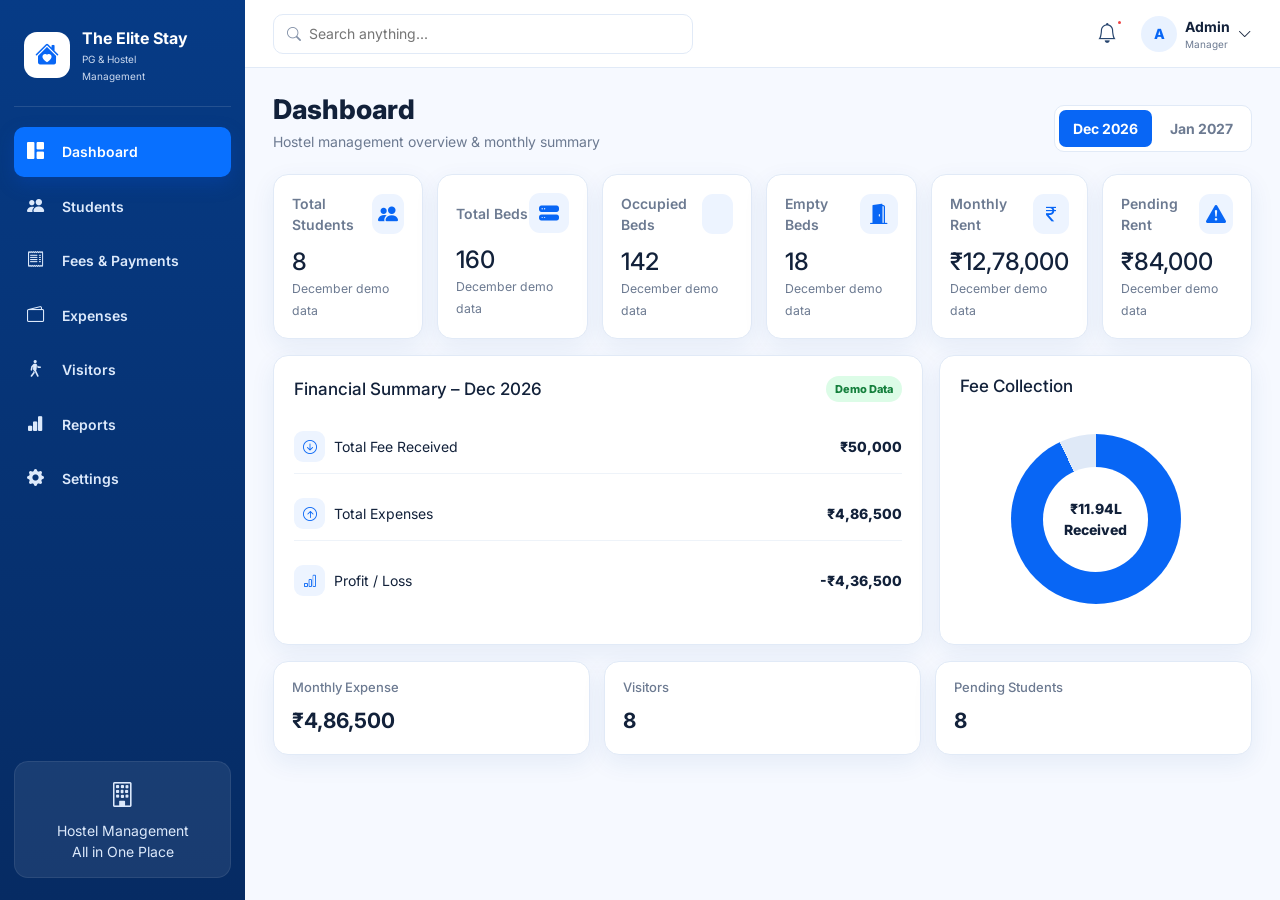
<file: index.html>
<!doctype html><html lang="en"><head><meta charset="utf-8"><meta name="viewport" content="width=device-width,initial-scale=1,viewport-fit=cover"><meta name="theme-color" content="#0866f5"><title>The Elite Stay Management</title><link rel="manifest" href="manifest.json"><link rel="icon" href="assets/icons/logo.svg"><link href="https://cdn.jsdelivr.net/npm/bootstrap@5.3.3/dist/css/bootstrap.min.css" rel="stylesheet"><link href="https://cdn.jsdelivr.net/npm/bootstrap-icons@1.11.3/font/bootstrap-icons.css" rel="stylesheet"><link rel="stylesheet" href="assets/css/style.css"></head><body><div class="app-shell"><div data-sidebar></div><main class="main"><div data-navbar></div><section class="page"><div class="page-head"><div><h1>Dashboard</h1><p>Hostel management overview & monthly summary</p></div><div class="month-switch"><button class="active" data-month="dec2026">Dec 2026</button><button data-month="jan2027">Jan 2027</button></div></div><div id="dashboardContent"></div></section></main><div data-bottom-nav></div></div><script src="assets/js/data.js"></script><script src="assets/js/utils.js"></script><script src="assets/js/app.js"></script><script src="assets/js/dashboard.js"></script></body></html>
</file>
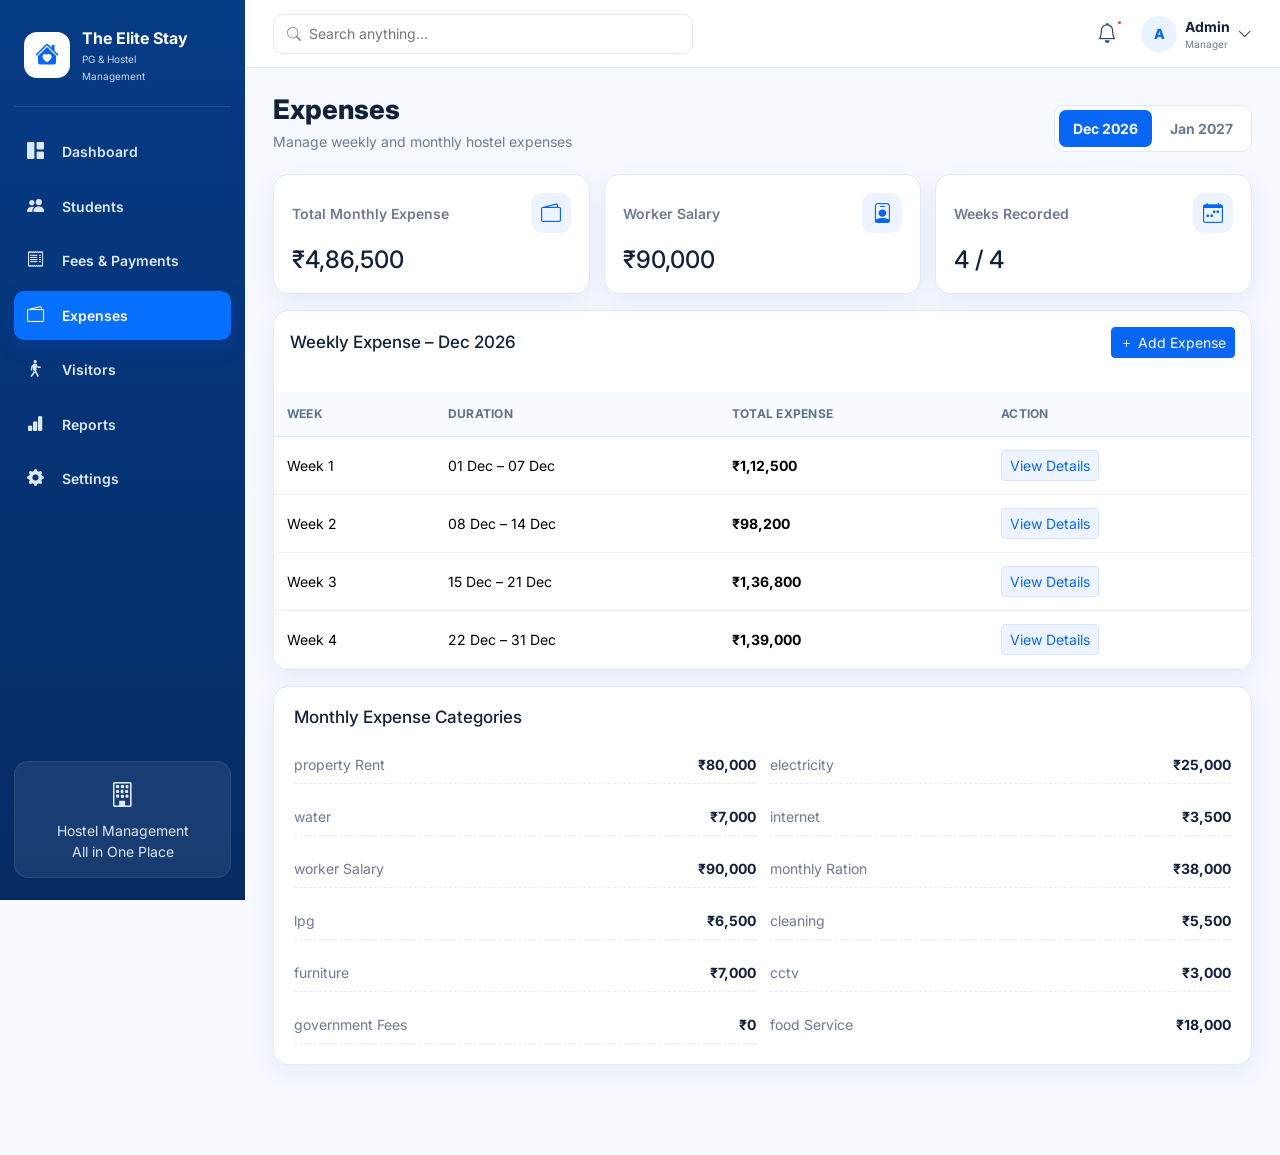
<file: pages/expenses.html>
<!doctype html><html lang="en"><head><meta charset="utf-8"><meta name="viewport" content="width=device-width,initial-scale=1"><meta name="theme-color" content="#0866f5"><title>Expenses | The Elite Stay</title><link rel="manifest" href="../manifest.json"><link href="https://cdn.jsdelivr.net/npm/bootstrap@5.3.3/dist/css/bootstrap.min.css" rel="stylesheet"><link href="https://cdn.jsdelivr.net/npm/bootstrap-icons@1.11.3/font/bootstrap-icons.css" rel="stylesheet"><link rel="stylesheet" href="../assets/css/style.css"></head><body><div class="app-shell"><div data-sidebar></div><main class="main"><div data-navbar></div><section class="page"><div class="page-head"><div><h1>Expenses</h1><p>Manage weekly and monthly hostel expenses</p></div><div class="month-switch"><button class="active" data-month="dec2026">Dec 2026</button><button data-month="jan2027">Jan 2027</button></div></div><div id="expensesContent"></div></section></main><div data-bottom-nav></div></div><script src="../assets/js/data.js"></script><script src="../assets/js/utils.js"></script><script src="../assets/js/app.js"></script><script src="../assets/js/expenses.js"></script></body></html>
</file>
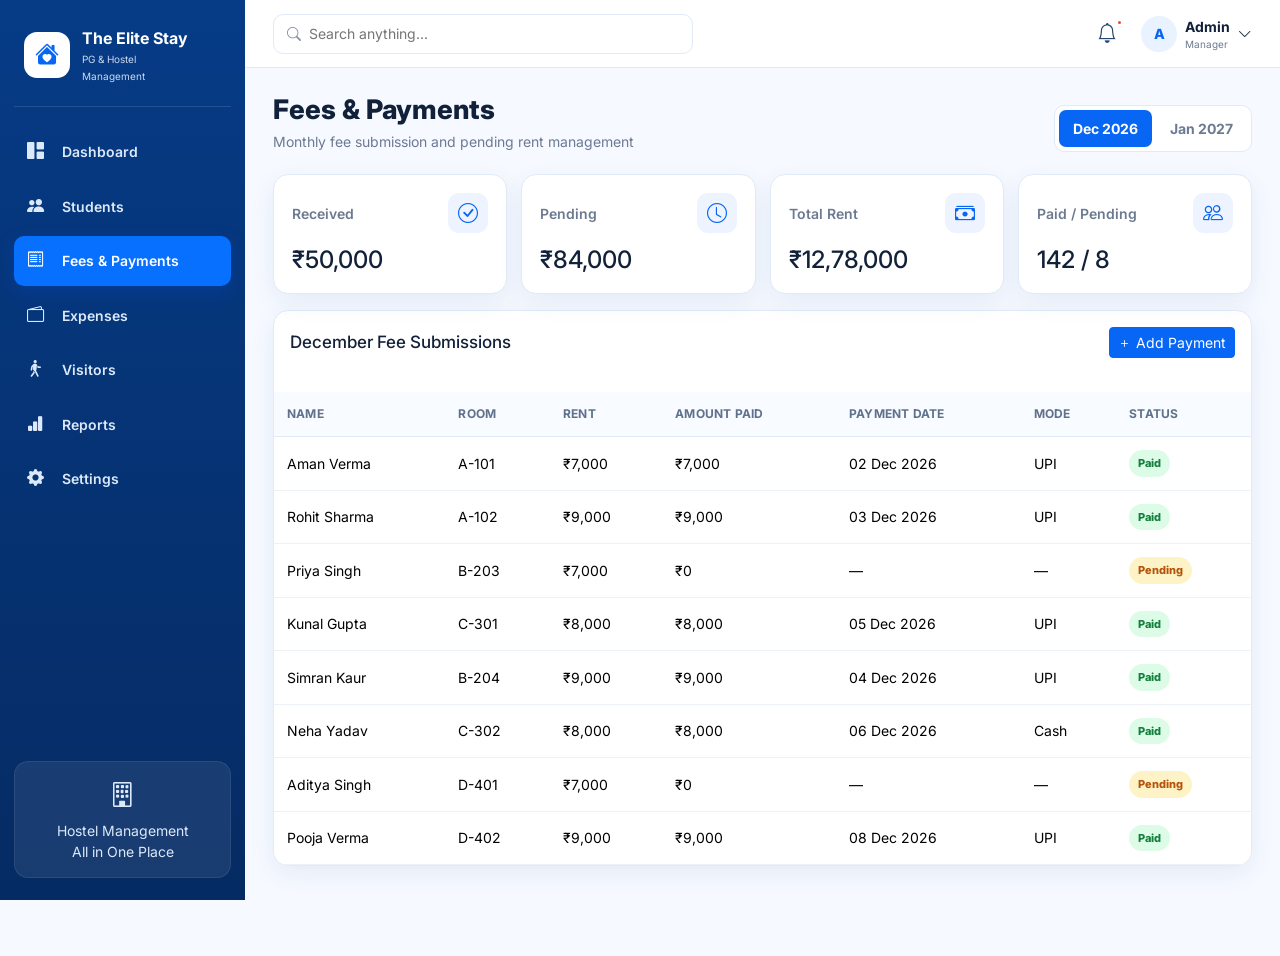
<file: pages/fees.html>
<!doctype html><html lang="en"><head><meta charset="utf-8"><meta name="viewport" content="width=device-width,initial-scale=1"><meta name="theme-color" content="#0866f5"><title>Fees & Payments | The Elite Stay</title><link rel="manifest" href="../manifest.json"><link href="https://cdn.jsdelivr.net/npm/bootstrap@5.3.3/dist/css/bootstrap.min.css" rel="stylesheet"><link href="https://cdn.jsdelivr.net/npm/bootstrap-icons@1.11.3/font/bootstrap-icons.css" rel="stylesheet"><link rel="stylesheet" href="../assets/css/style.css"></head><body><div class="app-shell"><div data-sidebar></div><main class="main"><div data-navbar></div><section class="page"><div class="page-head"><div><h1>Fees & Payments</h1><p>Monthly fee submission and pending rent management</p></div><div class="month-switch"><button class="active" data-month="dec2026">Dec 2026</button><button data-month="jan2027">Jan 2027</button></div></div><div id="feesContent"></div></section></main><div data-bottom-nav></div></div><script src="../assets/js/data.js"></script><script src="../assets/js/utils.js"></script><script src="../assets/js/app.js"></script><script src="../assets/js/fees.js"></script></body></html>
</file>
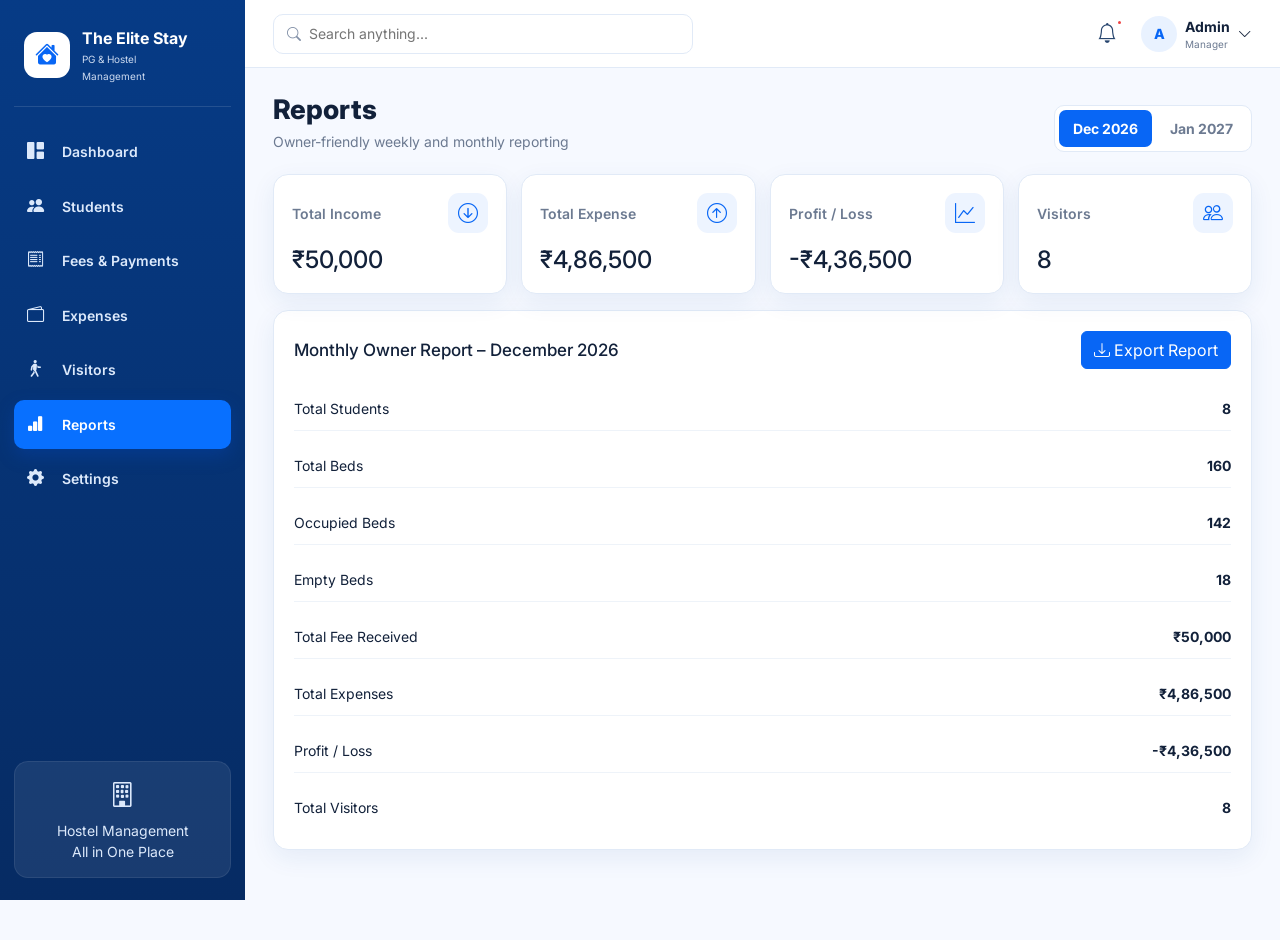
<file: pages/reports.html>
<!doctype html><html lang="en"><head><meta charset="utf-8"><meta name="viewport" content="width=device-width,initial-scale=1"><meta name="theme-color" content="#0866f5"><title>Reports | The Elite Stay</title><link rel="manifest" href="../manifest.json"><link href="https://cdn.jsdelivr.net/npm/bootstrap@5.3.3/dist/css/bootstrap.min.css" rel="stylesheet"><link href="https://cdn.jsdelivr.net/npm/bootstrap-icons@1.11.3/font/bootstrap-icons.css" rel="stylesheet"><link rel="stylesheet" href="../assets/css/style.css"></head><body><div class="app-shell"><div data-sidebar></div><main class="main"><div data-navbar></div><section class="page"><div class="page-head"><div><h1>Reports</h1><p>Owner-friendly weekly and monthly reporting</p></div><div class="month-switch"><button class="active" data-month="dec2026">Dec 2026</button><button data-month="jan2027">Jan 2027</button></div></div><div id="reportsContent"></div></section></main><div data-bottom-nav></div></div><script src="../assets/js/data.js"></script><script src="../assets/js/utils.js"></script><script src="../assets/js/app.js"></script><script src="../assets/js/reports.js"></script></body></html>
</file>
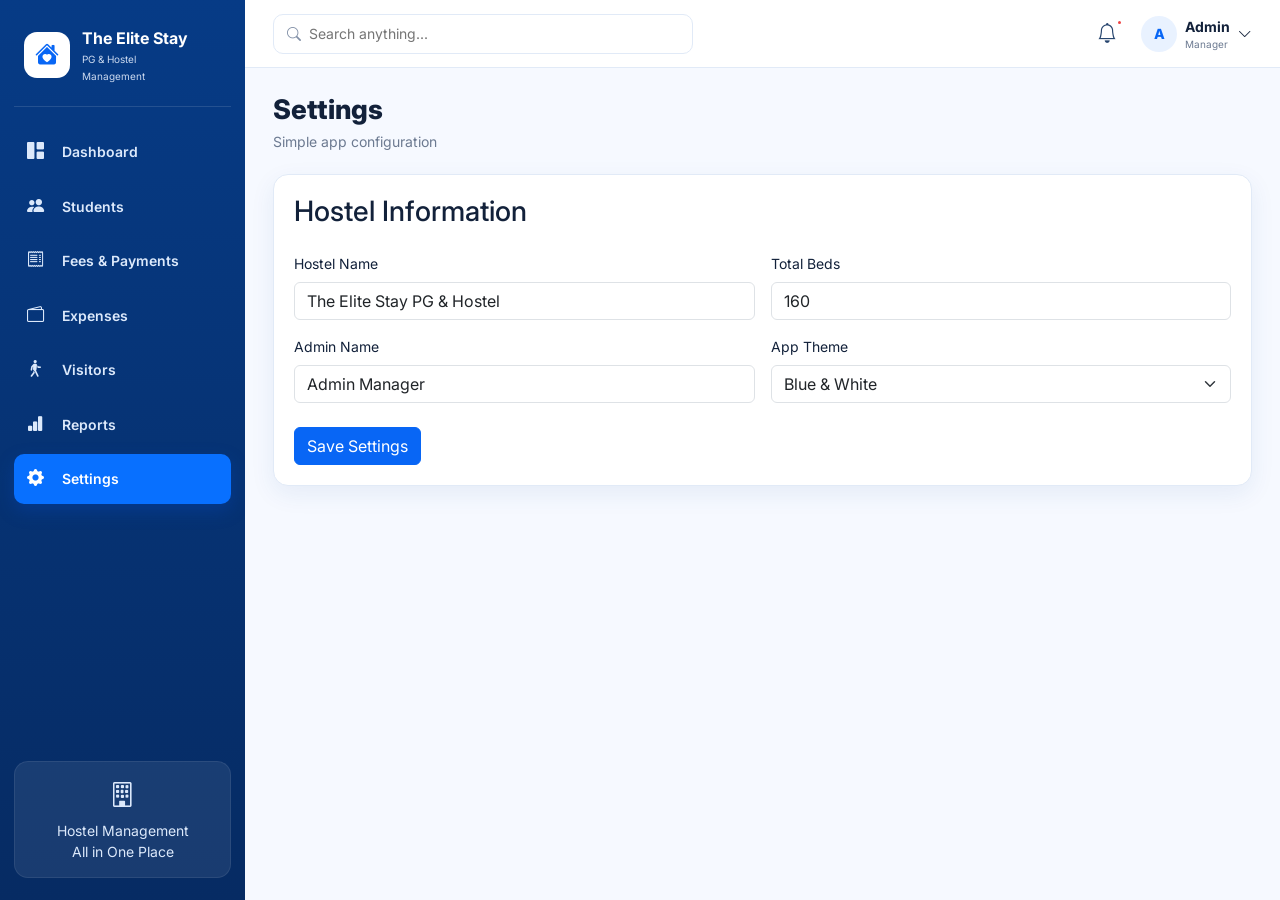
<file: pages/settings.html>
<!doctype html><html lang="en"><head><meta charset="utf-8"><meta name="viewport" content="width=device-width,initial-scale=1"><meta name="theme-color" content="#0866f5"><title>Settings | The Elite Stay</title><link rel="manifest" href="../manifest.json"><link href="https://cdn.jsdelivr.net/npm/bootstrap@5.3.3/dist/css/bootstrap.min.css" rel="stylesheet"><link href="https://cdn.jsdelivr.net/npm/bootstrap-icons@1.11.3/font/bootstrap-icons.css" rel="stylesheet"><link rel="stylesheet" href="../assets/css/style.css"></head><body><div class="app-shell"><div data-sidebar></div><main class="main"><div data-navbar></div><section class="page"><div class="page-head"><div><h1>Settings</h1><p>Simple app configuration</p></div></div><div class="panel"><h3 class="mb-4">Hostel Information</h3><div class="row g-3"><div class="col-md-6"><label class="form-label">Hostel Name</label><input class="form-control" value="The Elite Stay PG & Hostel"></div><div class="col-md-6"><label class="form-label">Total Beds</label><input class="form-control" value="160"></div><div class="col-md-6"><label class="form-label">Admin Name</label><input class="form-control" value="Admin Manager"></div><div class="col-md-6"><label class="form-label">App Theme</label><select class="form-select"><option>Blue & White</option></select></div></div><button class="btn btn-primary mt-4">Save Settings</button></div></section></main><div data-bottom-nav></div></div><script src="../assets/js/data.js"></script><script src="../assets/js/utils.js"></script><script src="../assets/js/app.js"></script></body></html>
</file>
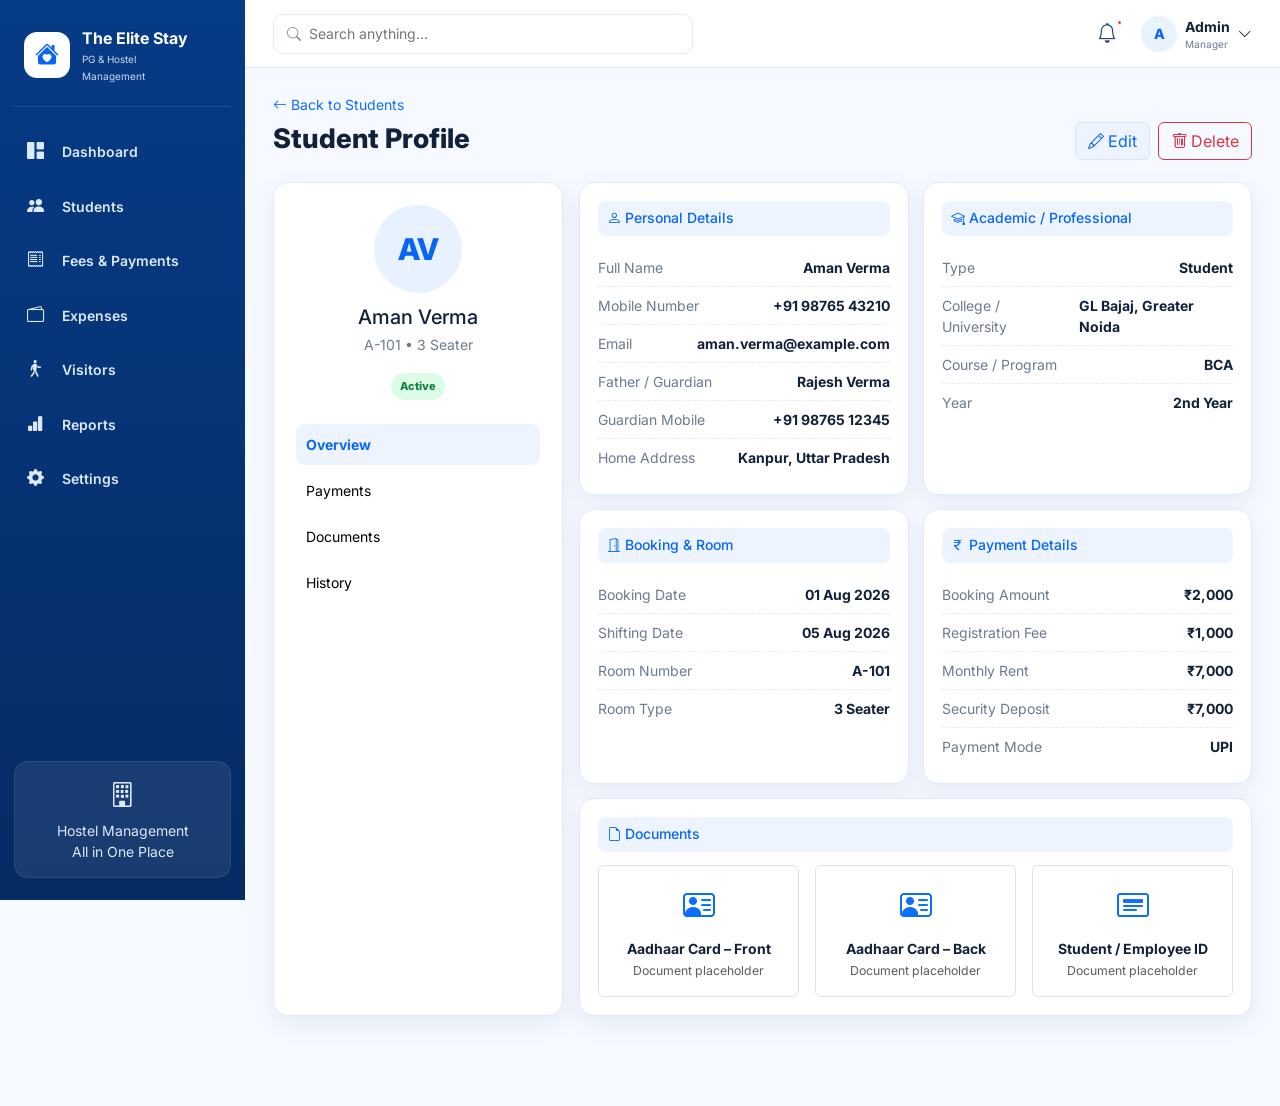
<file: pages/student-profile.html>
<!doctype html><html lang="en"><head><meta charset="utf-8"><meta name="viewport" content="width=device-width,initial-scale=1"><meta name="theme-color" content="#0866f5"><title>Student Profile | The Elite Stay</title><link rel="manifest" href="../manifest.json"><link href="https://cdn.jsdelivr.net/npm/bootstrap@5.3.3/dist/css/bootstrap.min.css" rel="stylesheet"><link href="https://cdn.jsdelivr.net/npm/bootstrap-icons@1.11.3/font/bootstrap-icons.css" rel="stylesheet"><link rel="stylesheet" href="../assets/css/style.css"></head><body><div class="app-shell"><div data-sidebar></div><main class="main"><div data-navbar></div><section class="page"><div id="profile"></div></section></main><div data-bottom-nav></div></div><script src="../assets/js/data.js"></script><script src="../assets/js/utils.js"></script><script src="../assets/js/app.js"></script><script src="../assets/js/profile.js"></script></body></html>
</file>
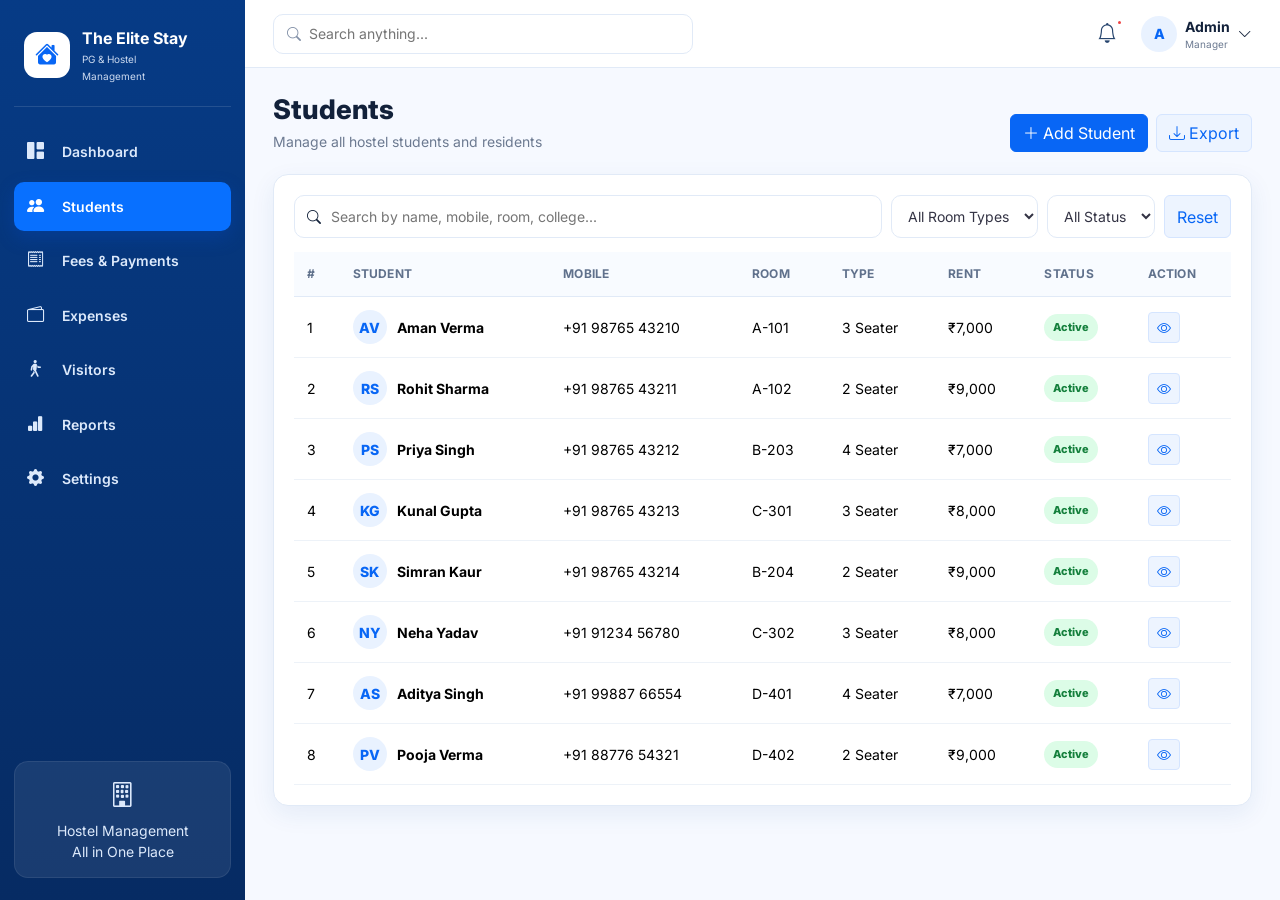
<file: pages/students.html>
<!doctype html><html lang="en"><head><meta charset="utf-8"><meta name="viewport" content="width=device-width,initial-scale=1"><meta name="theme-color" content="#0866f5"><title>Students | The Elite Stay</title><link rel="manifest" href="../manifest.json"><link href="https://cdn.jsdelivr.net/npm/bootstrap@5.3.3/dist/css/bootstrap.min.css" rel="stylesheet"><link href="https://cdn.jsdelivr.net/npm/bootstrap-icons@1.11.3/font/bootstrap-icons.css" rel="stylesheet"><link rel="stylesheet" href="../assets/css/style.css"></head><body><div class="app-shell"><div data-sidebar></div><main class="main"><div data-navbar></div><section class="page"><div class="page-head"><div><h1>Students</h1><p>Manage all hostel students and residents</p></div><div class="actions"><button class="btn btn-primary"><i class="bi bi-plus-lg"></i> Add Student</button><button class="btn btn-soft"><i class="bi bi-download"></i> Export</button></div></div><div class="panel"><div class="toolbar"><label class="search-box"><i class="bi bi-search"></i><input id="studentSearch" placeholder="Search by name, mobile, room, college..."></label><select id="roomFilter" class="select-control"><option value="">All Room Types</option><option>1 Seater</option><option>2 Seater</option><option>3 Seater</option><option>4 Seater</option></select><select id="statusFilter" class="select-control"><option value="">All Status</option><option>Active</option><option>Pending</option></select><button class="btn btn-soft" id="resetStudents">Reset</button></div><div class="table-wrap"><table class="table"><thead><tr><th>#</th><th>Student</th><th>Mobile</th><th>Room</th><th>Type</th><th>Rent</th><th>Status</th><th>Action</th></tr></thead><tbody id="studentRows"></tbody></table></div></div></section></main><div data-bottom-nav></div></div><script src="../assets/js/data.js"></script><script src="../assets/js/utils.js"></script><script src="../assets/js/app.js"></script><script src="../assets/js/students.js"></script></body></html>
</file>
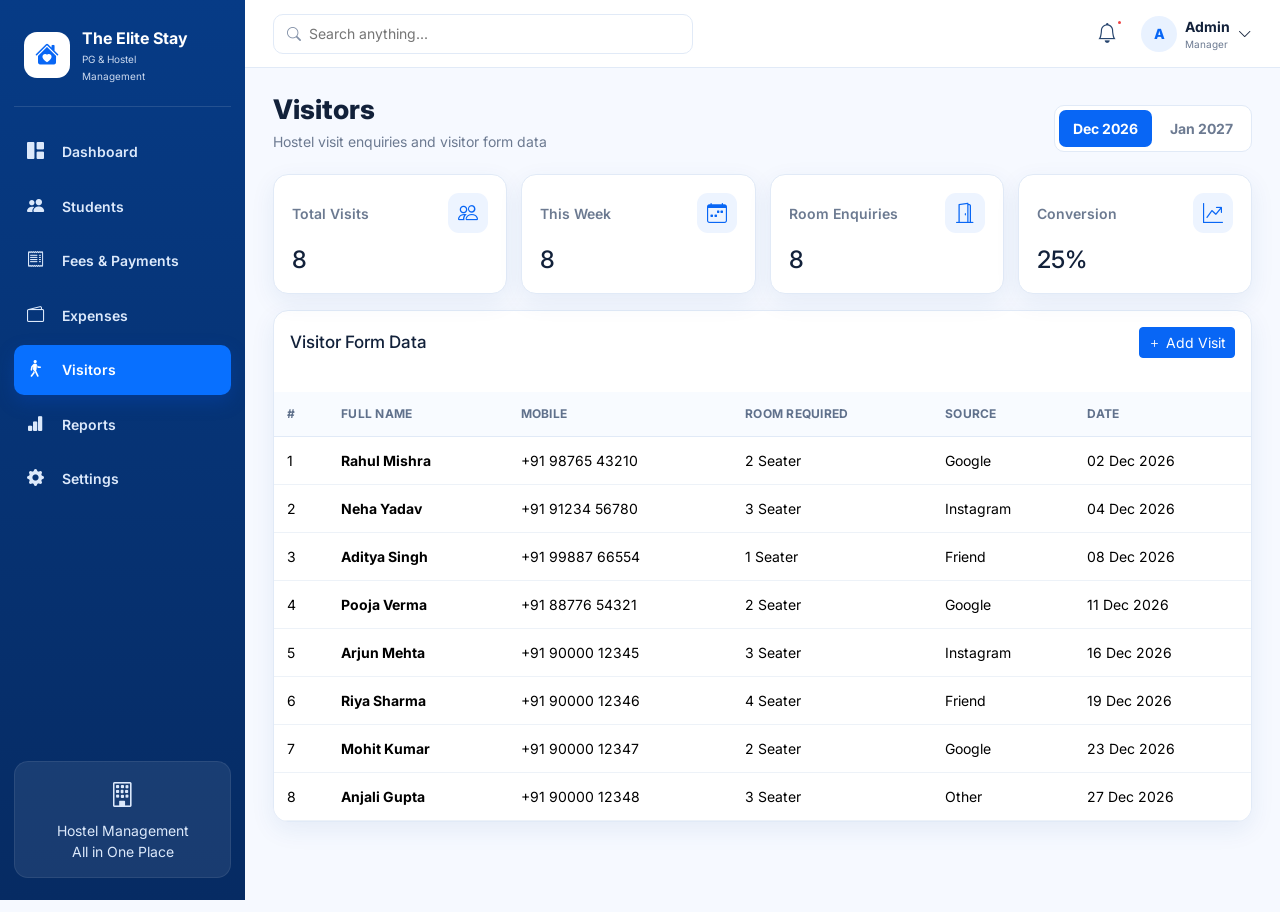
<file: pages/visitors.html>
<!doctype html><html lang="en"><head><meta charset="utf-8"><meta name="viewport" content="width=device-width,initial-scale=1"><meta name="theme-color" content="#0866f5"><title>Visitors | The Elite Stay</title><link rel="manifest" href="../manifest.json"><link href="https://cdn.jsdelivr.net/npm/bootstrap@5.3.3/dist/css/bootstrap.min.css" rel="stylesheet"><link href="https://cdn.jsdelivr.net/npm/bootstrap-icons@1.11.3/font/bootstrap-icons.css" rel="stylesheet"><link rel="stylesheet" href="../assets/css/style.css"></head><body><div class="app-shell"><div data-sidebar></div><main class="main"><div data-navbar></div><section class="page"><div class="page-head"><div><h1>Visitors</h1><p>Hostel visit enquiries and visitor form data</p></div><div class="month-switch"><button class="active" data-month="dec2026">Dec 2026</button><button data-month="jan2027">Jan 2027</button></div></div><div id="visitorsContent"></div></section></main><div data-bottom-nav></div></div><script src="../assets/js/data.js"></script><script src="../assets/js/utils.js"></script><script src="../assets/js/app.js"></script><script src="../assets/js/visitors.js"></script></body></html>
</file>
<file: assets/css/style.css>
@import url('https://fonts.googleapis.com/css2?family=Inter:wght@400;500;600;700;800&display=swap');
:root{--blue:#0866f5;--blue2:#0b4dbb;--navy:#062d69;--light:#f4f8ff;--text:#12213a;--muted:#6c7a91;--border:#e1eaf7;--success:#16a34a;--warning:#d97706;--danger:#dc2626;--shadow:0 8px 25px rgba(26,76,150,.08)}
*{box-sizing:border-box}body{margin:0;font-family:Inter,system-ui,sans-serif;color:var(--text);background:#f6f9ff;font-size:14px}.app-shell{min-height:100vh}.sidebar{position:fixed;inset:0 auto 0 0;width:245px;background:linear-gradient(180deg,#063b86,#062b63);color:#fff;padding:22px 14px;z-index:1000;display:flex;flex-direction:column}.brand{display:flex;gap:12px;align-items:center;padding:4px 10px 22px;border-bottom:1px solid rgba(255,255,255,.12)}.brand-logo{width:46px;height:46px;border-radius:13px;background:#fff;color:var(--blue);display:grid;place-items:center;font-size:24px}.brand strong{display:block;font-size:16px}.brand small{display:block;color:#cbd9ef;font-size:10px;margin-top:2px}.side-nav{padding-top:20px;display:grid;gap:5px}.nav-item{display:flex;align-items:center;gap:13px;color:#dce9fb;text-decoration:none;padding:12px 13px;border-radius:10px;font-weight:600}.nav-item:hover,.nav-item.active{background:#0870ff;color:#fff;box-shadow:0 7px 18px rgba(0,80,220,.25)}.nav-item i{font-size:17px;width:22px}.sidebar-footer{margin-top:auto;background:rgba(255,255,255,.08);border:1px solid rgba(255,255,255,.08);border-radius:14px;padding:15px;text-align:center;color:#dce9fb}.sidebar-footer i{font-size:25px;display:block;margin-bottom:6px}.main{margin-left:245px;min-height:100vh}.topbar{height:68px;background:#fff;border-bottom:1px solid var(--border);display:flex;align-items:center;gap:18px;padding:0 28px;position:sticky;top:0;z-index:900}.menu-toggle{display:none}.top-search{height:40px;width:min(420px,50vw);border:1px solid var(--border);border-radius:10px;display:flex;align-items:center;padding:0 13px;color:#8290a7}.top-search input{border:0;outline:0;width:100%;padding-left:8px}.top-actions{margin-left:auto;display:flex;align-items:center;gap:18px}.icon-btn{border:0;background:transparent;color:#27456e;font-size:20px;position:relative;cursor:pointer}.dot{position:absolute;width:7px;height:7px;background:#ef4444;border:2px solid #fff;border-radius:50%;top:1px;right:0}.admin{display:flex;align-items:center;gap:8px}.avatar{width:36px;height:36px;border-radius:50%;display:grid;place-items:center;background:#e9f2ff;color:var(--blue);font-weight:800}.admin strong,.admin small{display:block}.admin small{color:var(--muted);font-size:10px}.page{padding:26px 28px 90px;max-width:1600px;margin:auto}.page-head{display:flex;align-items:end;justify-content:space-between;gap:15px;margin-bottom:22px}.page-head h1{font-size:27px;margin:0 0 5px;font-weight:800}.page-head p{margin:0;color:var(--muted)}.actions{display:flex;gap:8px;flex-wrap:wrap}.btn-primary{background:var(--blue);border-color:var(--blue)}.btn-primary:hover{background:#0757d8;border-color:#0757d8}.btn-soft{background:#edf4ff;color:var(--blue);border:1px solid #d5e5ff}.month-switch{display:flex;background:#fff;border:1px solid var(--border);border-radius:10px;padding:4px;gap:4px}.month-switch button{border:0;background:transparent;padding:8px 14px;border-radius:7px;font-weight:700;color:var(--muted)}.month-switch button.active{background:var(--blue);color:#fff}.cards{display:grid;grid-template-columns:repeat(6,1fr);gap:14px}.card-box,.panel{background:#fff;border:1px solid var(--border);border-radius:15px;box-shadow:var(--shadow)}.metric{padding:18px}.metric-top{display:flex;justify-content:space-between;align-items:center;color:var(--muted);font-weight:600}.metric-icon{width:40px;height:40px;border-radius:11px;background:#edf4ff;color:var(--blue);display:grid;place-items:center;font-size:20px}.metric h2{font-size:24px;margin:13px 0 0}.metric small{color:var(--muted)}.grid-2{display:grid;grid-template-columns:1.35fr .65fr;gap:16px;margin-top:16px}.panel{padding:20px}.panel-head{display:flex;align-items:center;justify-content:space-between;gap:12px;margin-bottom:18px}.panel-head h3{margin:0;font-size:17px}.summary-list{display:grid;gap:13px}.summary-row{display:flex;align-items:center;justify-content:space-between;padding:11px 0;border-bottom:1px solid #eef3f9}.summary-row:last-child{border-bottom:0}.summary-label{display:flex;gap:9px;align-items:center}.summary-icon{width:31px;height:31px;border-radius:9px;background:#edf4ff;color:var(--blue);display:grid;place-items:center}.summary-value{font-weight:800}.chart{height:210px;display:flex;align-items:center;justify-content:center}.donut{width:170px;height:170px;border-radius:50%;background:conic-gradient(var(--blue) 0 93%,#dfe9f7 93%);display:grid;place-items:center}.donut::after{content:'₹11.94L\A Received';white-space:pre;text-align:center;width:105px;height:105px;background:#fff;border-radius:50%;display:grid;place-items:center;font-weight:800;line-height:1.5}.mini-grid{display:grid;grid-template-columns:repeat(3,1fr);gap:14px;margin-top:16px}.mini{padding:18px}.mini h4{margin:0 0 9px;font-size:13px;color:var(--muted)}.mini strong{font-size:21px}.table-panel{margin-top:16px;padding:0;overflow:hidden}.table-wrap{overflow:auto}.table{margin:0;min-width:760px}.table thead th{background:#f8fbff;color:#60718c;font-size:12px;text-transform:uppercase;letter-spacing:.02em;border-bottom:1px solid var(--border);padding:13px}.table tbody td{padding:13px;border-color:#edf2f8;vertical-align:middle}.student-cell{display:flex;align-items:center;gap:10px;font-weight:700}.student-avatar{width:34px;height:34px;border-radius:50%;background:#e9f2ff;color:var(--blue);display:grid;place-items:center;font-weight:800}.status-badge{display:inline-flex;padding:5px 9px;border-radius:20px;font-size:11px;font-weight:800}.status-badge.success{background:#dcfce7;color:#15803d}.status-badge.warning{background:#fef3c7;color:#b45309}.status-badge.danger{background:#fee2e2;color:#b91c1c}.toolbar{display:flex;gap:9px;flex-wrap:wrap;margin-bottom:14px}.search-box{flex:1;min-width:220px;display:flex;align-items:center;border:1px solid var(--border);border-radius:10px;padding:0 12px;background:#fff}.search-box input{border:0;outline:0;padding:10px;width:100%}.select-control{border:1px solid var(--border);border-radius:10px;padding:10px 12px;background:#fff;color:#334}.profile-layout{display:grid;grid-template-columns:290px 1fr;gap:16px}.profile-side{padding:22px;text-align:center}.big-avatar{width:88px;height:88px;border-radius:50%;background:#e7f1ff;color:var(--blue);font-size:30px;font-weight:800;display:grid;place-items:center;margin:0 auto 12px}.profile-side h2{font-size:20px;margin:0}.profile-side p{color:var(--muted);margin:5px 0 18px}.profile-nav{display:grid;gap:5px;text-align:left}.profile-nav button{border:0;background:transparent;padding:10px;border-radius:9px;text-align:left}.profile-nav button.active{background:#edf4ff;color:var(--blue);font-weight:700}.info-grid{display:grid;grid-template-columns:repeat(2,1fr);gap:14px}.info-section{padding:18px}.info-section h4{font-size:14px;margin:0 0 13px;color:var(--blue);background:#edf4ff;padding:9px;border-radius:8px}.info-row{display:flex;justify-content:space-between;gap:15px;padding:8px 0;border-bottom:1px dashed #e5ebf3}.info-row:last-child{border-bottom:0}.info-row span:first-child{color:var(--muted)}.report-cards{display:grid;grid-template-columns:repeat(4,1fr);gap:14px}.empty-state{text-align:center;padding:70px 20px;color:var(--muted)}.empty-state i{font-size:45px;color:#b8c9df}.bottom-nav{display:none}.mobile-only{display:none}
@media(max-width:1200px){.cards{grid-template-columns:repeat(3,1fr)}.report-cards{grid-template-columns:repeat(2,1fr)}}
@media(max-width:900px){.sidebar{transform:translateX(-100%);transition:.25s}.sidebar-open .sidebar{transform:translateX(0)}.main{margin-left:0}.menu-toggle{display:block}.topbar{padding:0 16px}.top-search{width:100%;max-width:none}.admin>div:not(.avatar),.admin>i{display:none}.page{padding:20px 15px 85px}.grid-2,.profile-layout{grid-template-columns:1fr}.info-grid{grid-template-columns:1fr}.mini-grid{grid-template-columns:1fr}.bottom-nav{position:fixed;display:grid;grid-template-columns:repeat(5,1fr);left:0;right:0;bottom:0;height:64px;background:#fff;border-top:1px solid var(--border);z-index:1100;box-shadow:0 -6px 20px rgba(0,0,0,.06)}.bottom-nav a{text-decoration:none;color:#708099;display:flex;flex-direction:column;align-items:center;justify-content:center;gap:3px;font-size:10px;font-weight:700}.bottom-nav a i{font-size:18px}.bottom-nav a:first-child{color:var(--blue)}}
@media(max-width:600px){.page-head{align-items:flex-start;flex-direction:column}.page-head h1{font-size:22px}.cards{grid-template-columns:repeat(2,1fr);gap:10px}.metric{padding:13px}.metric h2{font-size:20px}.metric-icon{width:34px;height:34px;font-size:17px}.panel{padding:14px}.month-switch{width:100%}.month-switch button{flex:1}.report-cards{grid-template-columns:1fr 1fr}.topbar{height:60px}.top-search{display:none}.actions{width:100%}.actions>*{flex:1}.toolbar{display:grid;grid-template-columns:1fr 1fr}.search-box{grid-column:1/-1}.select-control{width:100%}}
</file>
